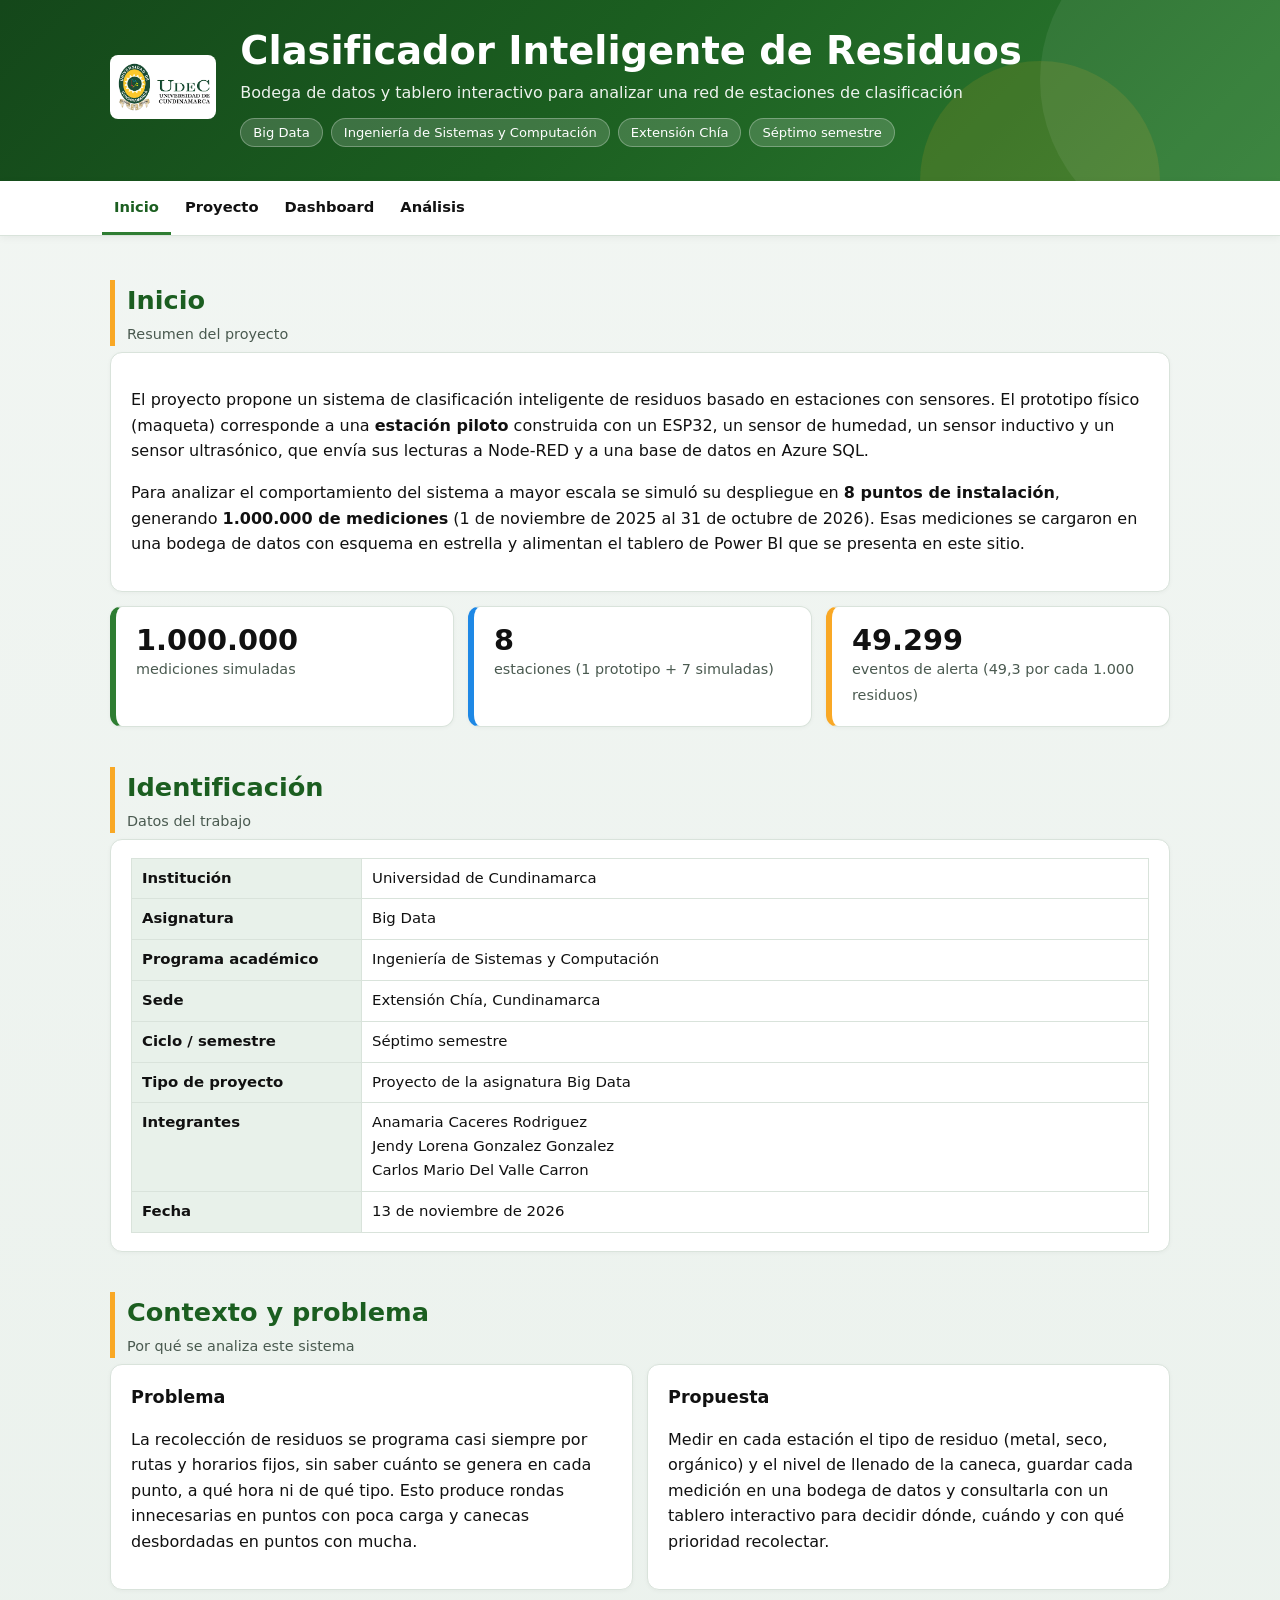
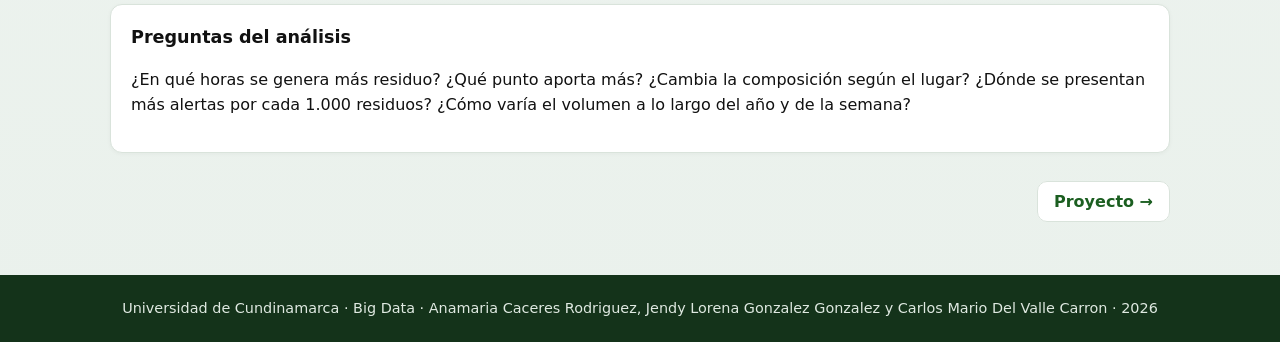
<file: index.html>
<!doctype html>
<html lang="es">
<head>
<meta charset="utf-8">
<meta name="viewport" content="width=device-width, initial-scale=1">
<title>Inicio | Clasificador Inteligente de Residuos</title>
<link rel="stylesheet" href="style.css">
</head>
<body>
<header class="top"><div class="hero"><img src="logo_udec.png" alt="Universidad de Cundinamarca"><div><h1>Clasificador Inteligente de Residuos</h1><p>Bodega de datos y tablero interactivo para analizar una red de estaciones de clasificación</p><div class="badges"><span>Big Data</span><span>Ingeniería de Sistemas y Computación</span><span>Extensión Chía</span><span>Séptimo semestre</span></div></div></div></header>
<nav class="menu" aria-label="Menú principal"><ul><li><a href="index.html" class="act">Inicio</a></li><li><a href="proyecto.html">Proyecto</a></li><li><a href="dashboard.html">Dashboard</a></li><li><a href="analisis.html">Análisis</a></li></ul></nav>
<main>
<section id="resumen">
  <h2>Inicio<small>Resumen del proyecto</small></h2>
  <div class="card">
    <p>El proyecto propone un sistema de clasificación inteligente de residuos basado en estaciones con sensores. El prototipo físico (maqueta) corresponde a una <b>estación piloto</b> construida con un ESP32, un sensor de humedad, un sensor inductivo y un sensor ultrasónico, que envía sus lecturas a Node-RED y a una base de datos en Azure SQL.</p>
    <p>Para analizar el comportamiento del sistema a mayor escala se simuló su despliegue en <b>8 puntos de instalación</b>, generando <b>1.000.000 de mediciones</b> (1 de noviembre de 2025 al 31 de octubre de 2026). Esas mediciones se cargaron en una bodega de datos con esquema en estrella y alimentan el tablero de Power BI que se presenta en este sitio.</p>
  </div>
  <div class="grid g3" style="margin-top:14px">
    <div class="card kpi"><b>1.000.000</b><span>mediciones simuladas</span></div>
    <div class="card kpi" style="border-left-color:var(--azul)"><b>8</b><span>estaciones (1 prototipo + 7 simuladas)</span></div>
    <div class="card kpi" style="border-left-color:var(--amar)"><b>49.299</b><span>eventos de alerta (49,3 por cada 1.000 residuos)</span></div>
  </div>
</section><section id="identificacion">
  <h2>Identificación<small>Datos del trabajo</small></h2>
  <div class="card tablewrap">
    <table>
      <tr><th style="width:230px">Institución</th><td>Universidad de Cundinamarca</td></tr>
      <tr><th>Asignatura</th><td>Big Data</td></tr>
      <tr><th>Programa académico</th><td>Ingeniería de Sistemas y Computación</td></tr>
      <tr><th>Sede</th><td>Extensión Chía, Cundinamarca</td></tr>
      <tr><th>Ciclo / semestre</th><td>Séptimo semestre</td></tr>
      <tr><th>Tipo de proyecto</th><td>Proyecto de la asignatura Big Data</td></tr>
      <tr><th>Integrantes</th><td>Anamaria Caceres Rodriguez<br>Jendy Lorena Gonzalez Gonzalez<br>Carlos Mario Del Valle Carron</td></tr>
      <tr><th>Fecha</th><td>13 de noviembre de 2026</td></tr>
    </table>
  </div>
</section><section id="contexto">
  <h2>Contexto y problema<small>Por qué se analiza este sistema</small></h2>
  <div class="grid g2">
    <div class="card">
      <h3>Problema</h3>
      <p>La recolección de residuos se programa casi siempre por rutas y horarios fijos, sin saber cuánto se genera en cada punto, a qué hora ni de qué tipo. Esto produce rondas innecesarias en puntos con poca carga y canecas desbordadas en puntos con mucha.</p>
    </div>
    <div class="card">
      <h3>Propuesta</h3>
      <p>Medir en cada estación el tipo de residuo (metal, seco, orgánico) y el nivel de llenado de la caneca, guardar cada medición en una bodega de datos y consultarla con un tablero interactivo para decidir dónde, cuándo y con qué prioridad recolectar.</p>
    </div>
  </div>
  <div class="card" style="margin-top:14px">
    <h3>Preguntas del análisis</h3>
    <p>¿En qué horas se genera más residuo? ¿Qué punto aporta más? ¿Cambia la composición según el lugar? ¿Dónde se presentan más alertas por cada 1.000 residuos? ¿Cómo varía el volumen a lo largo del año y de la semana?</p>
  </div>
</section>
<div class="pager"><span></span><span><a href="proyecto.html">Proyecto →</a></span></div>
</main>
<footer>Universidad de Cundinamarca · Big Data · Anamaria Caceres Rodriguez, Jendy Lorena Gonzalez Gonzalez y Carlos Mario Del Valle Carron · 2026</footer>
</body>
</html>
</file>
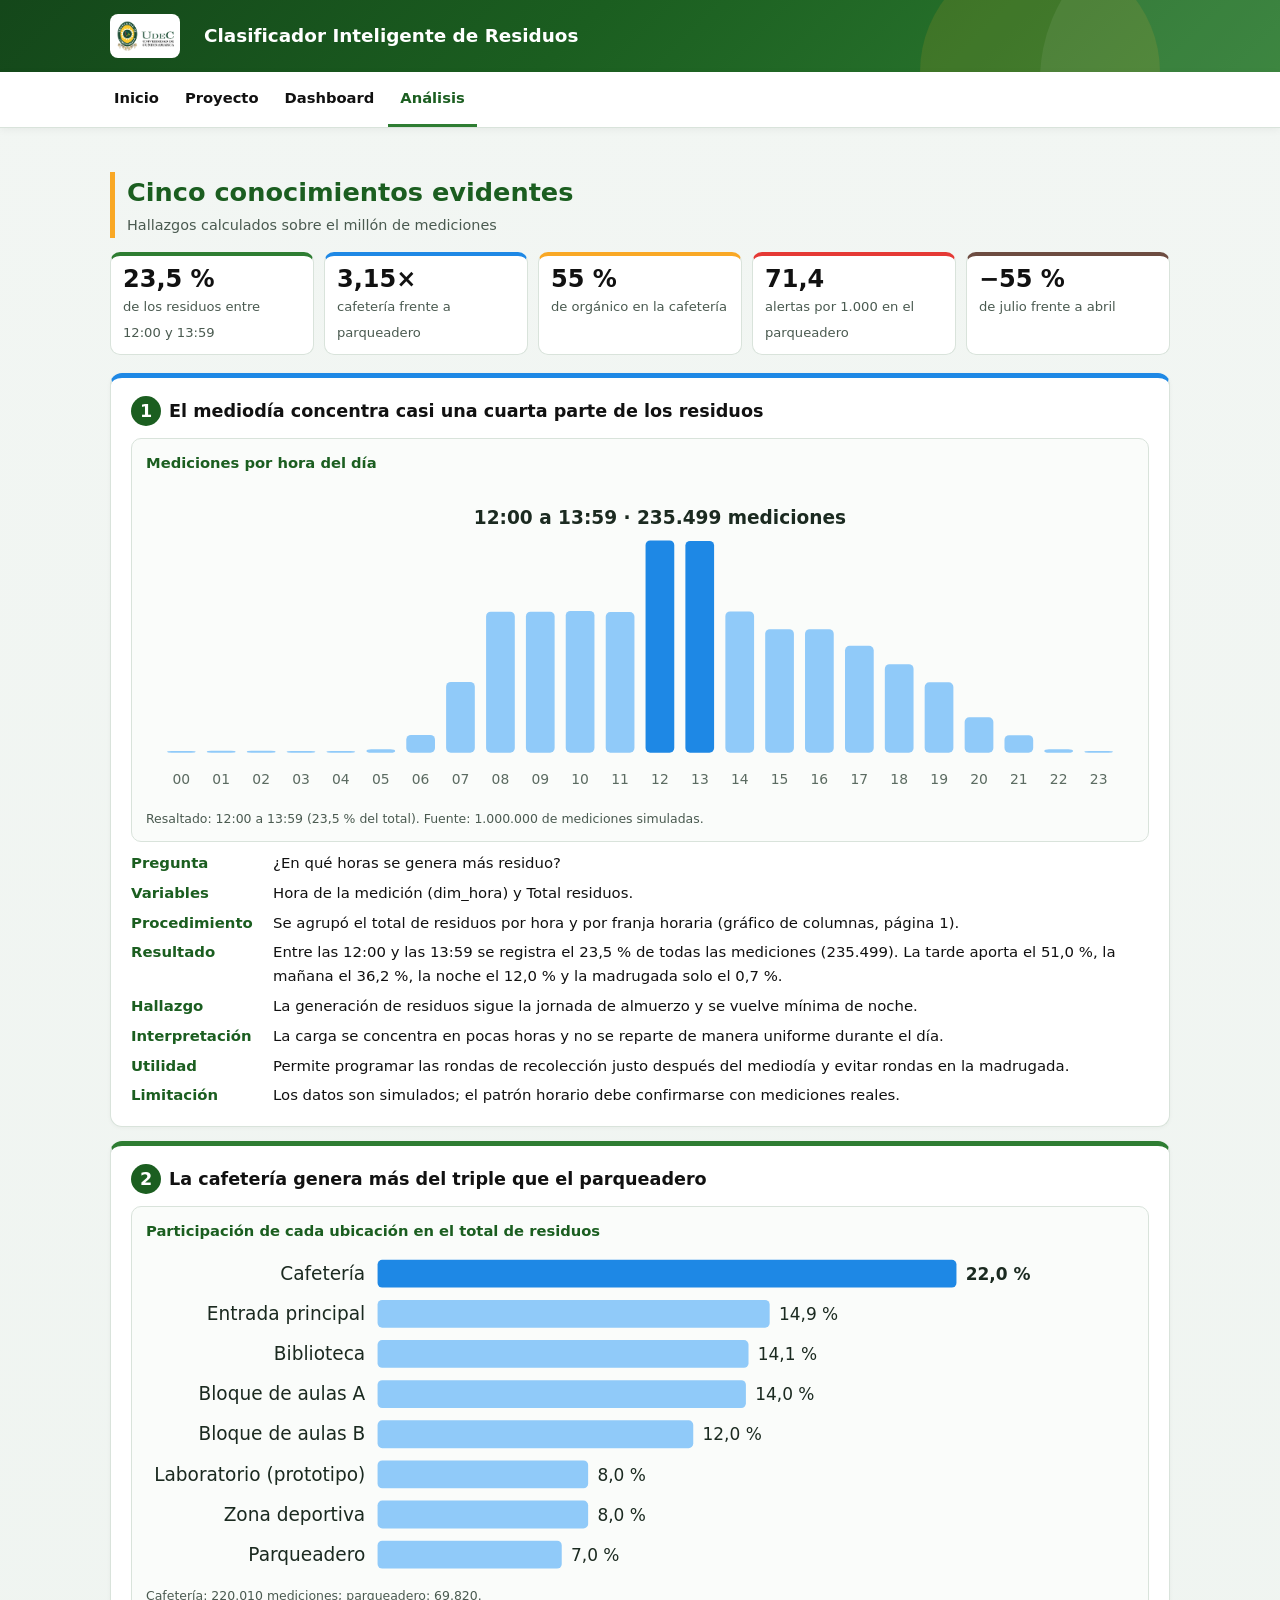
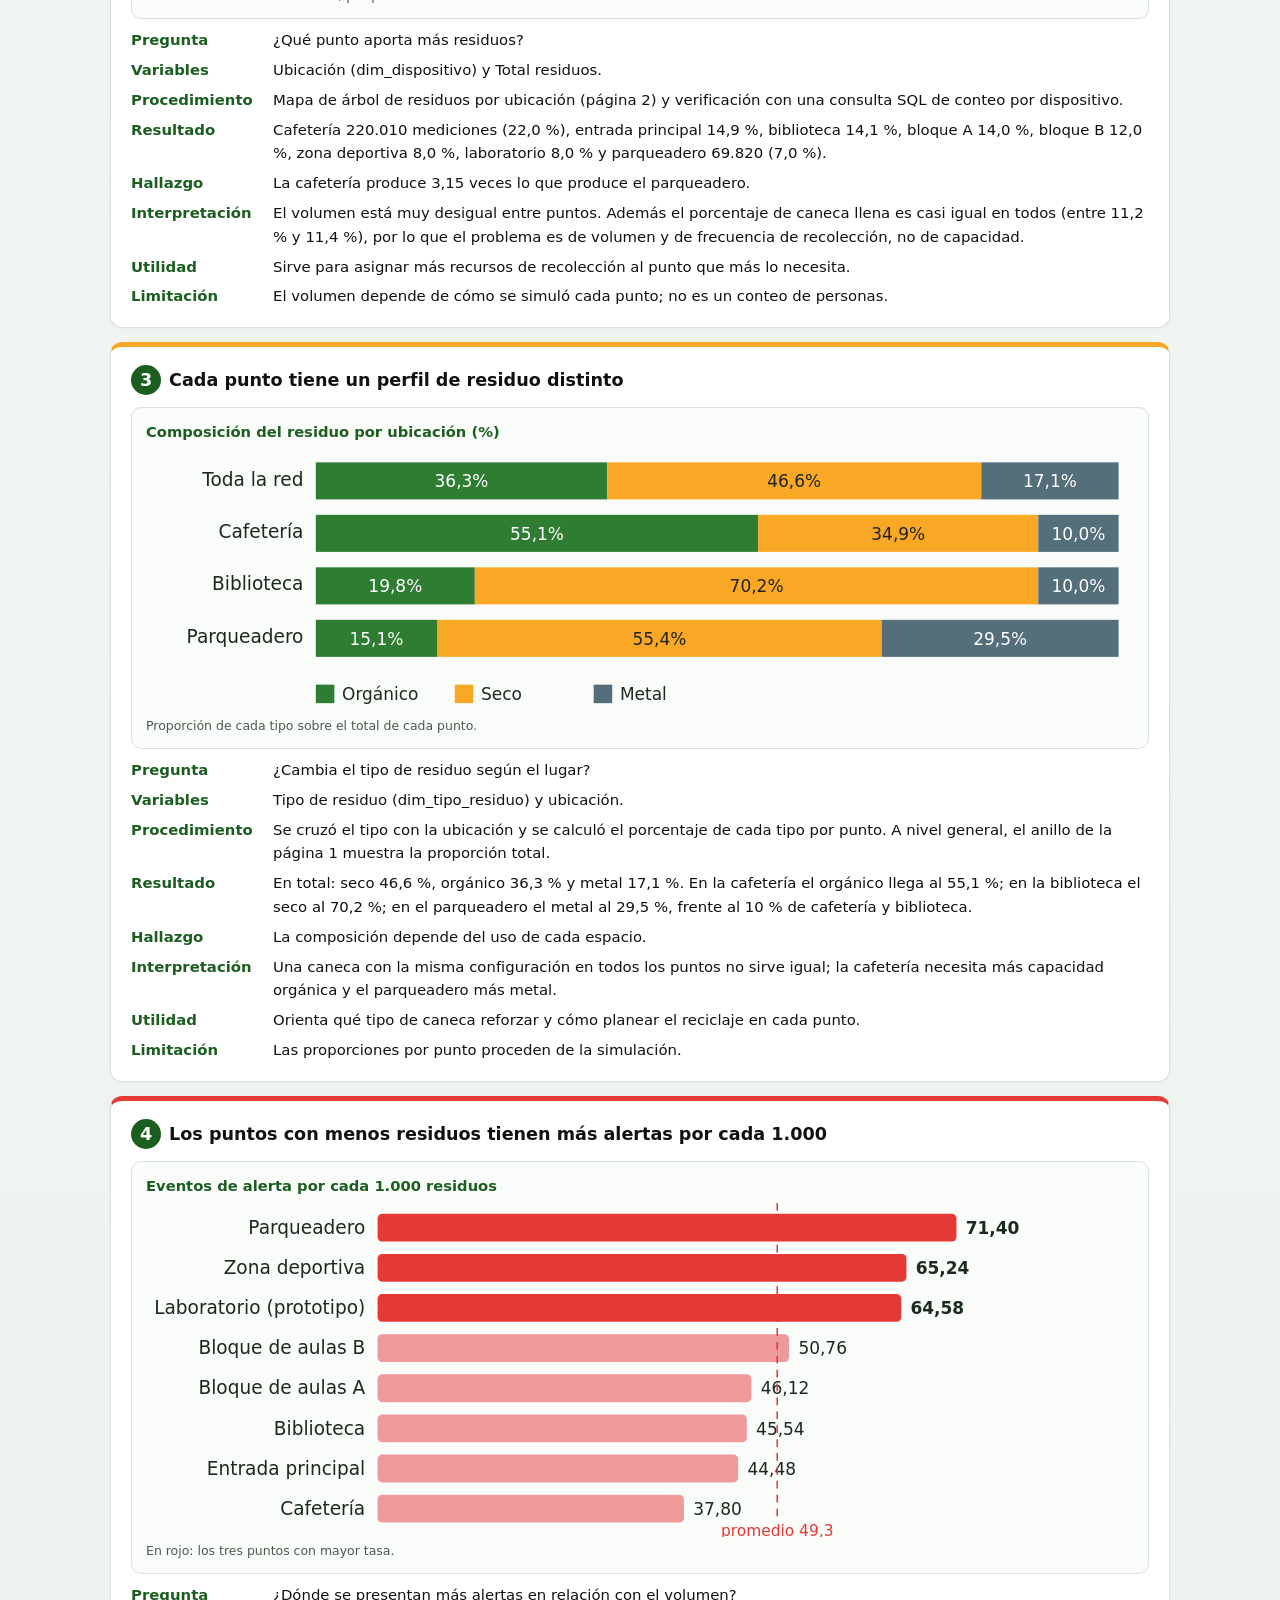
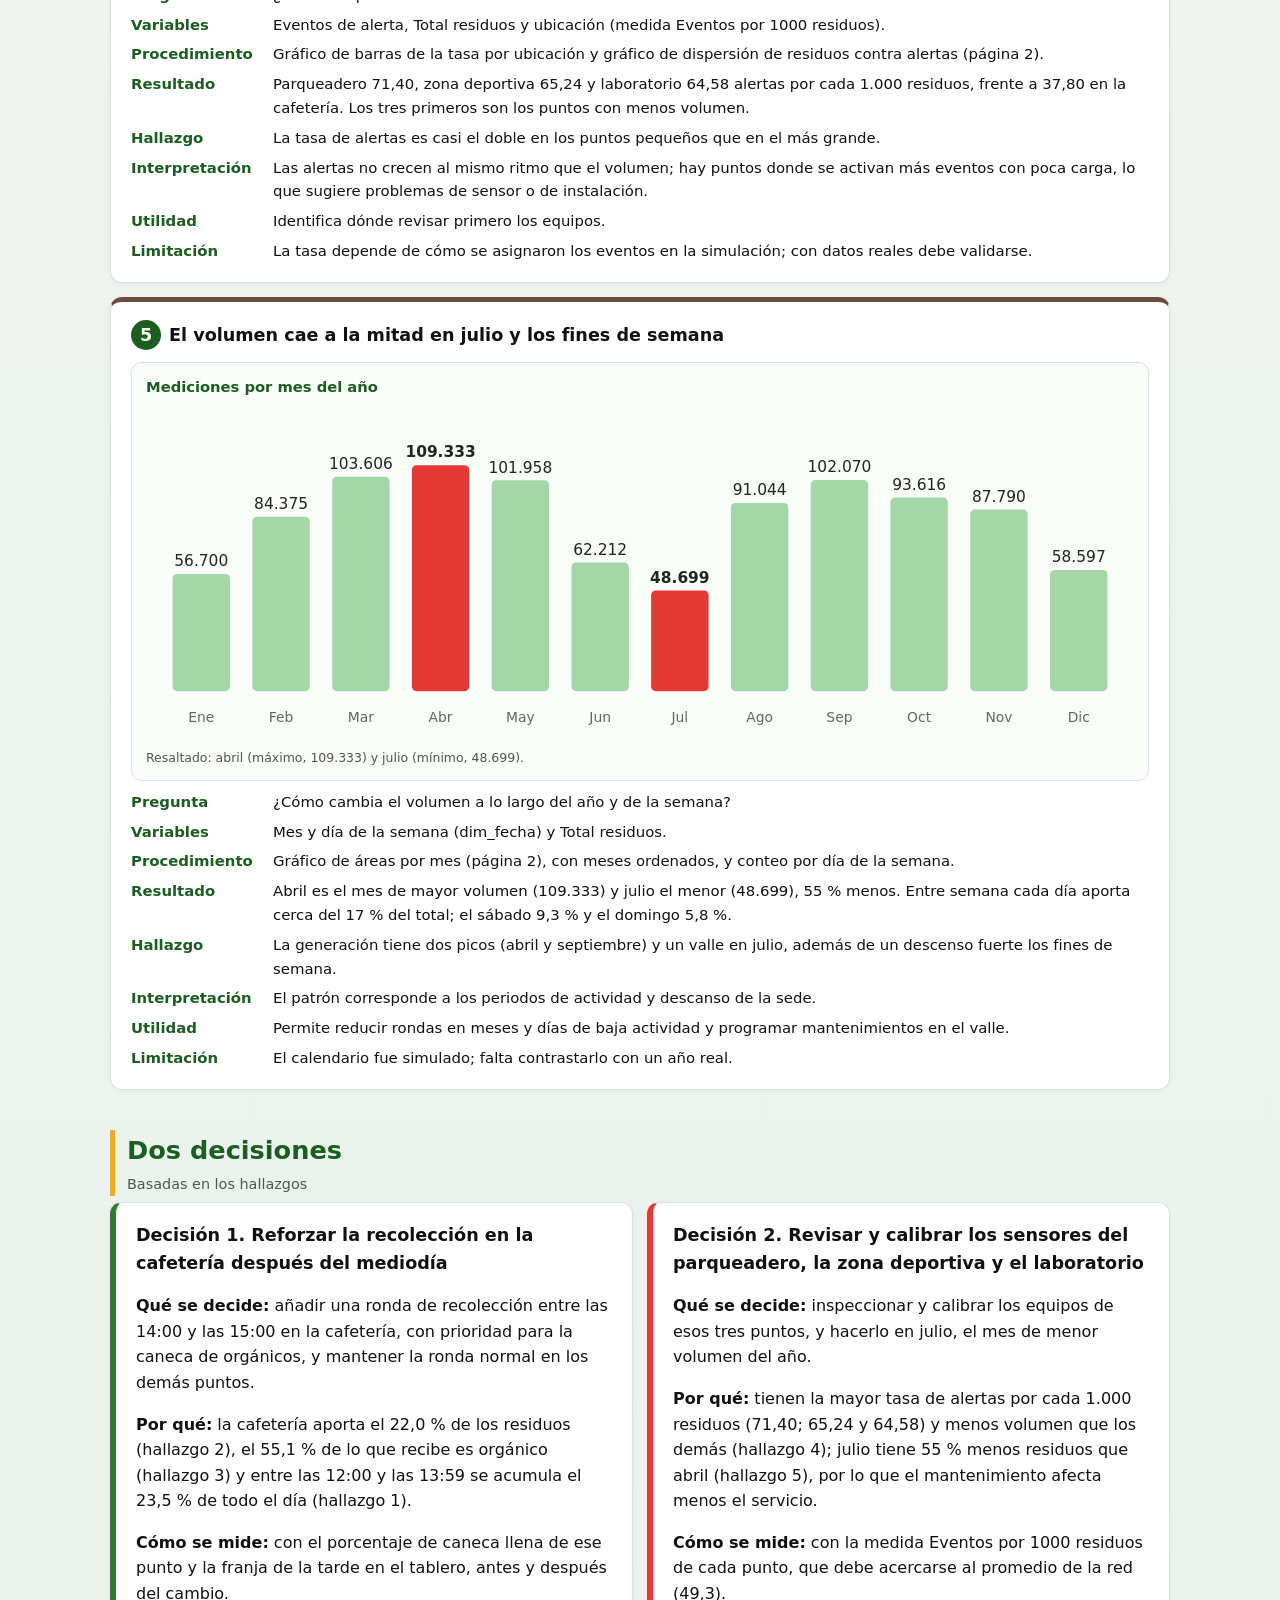
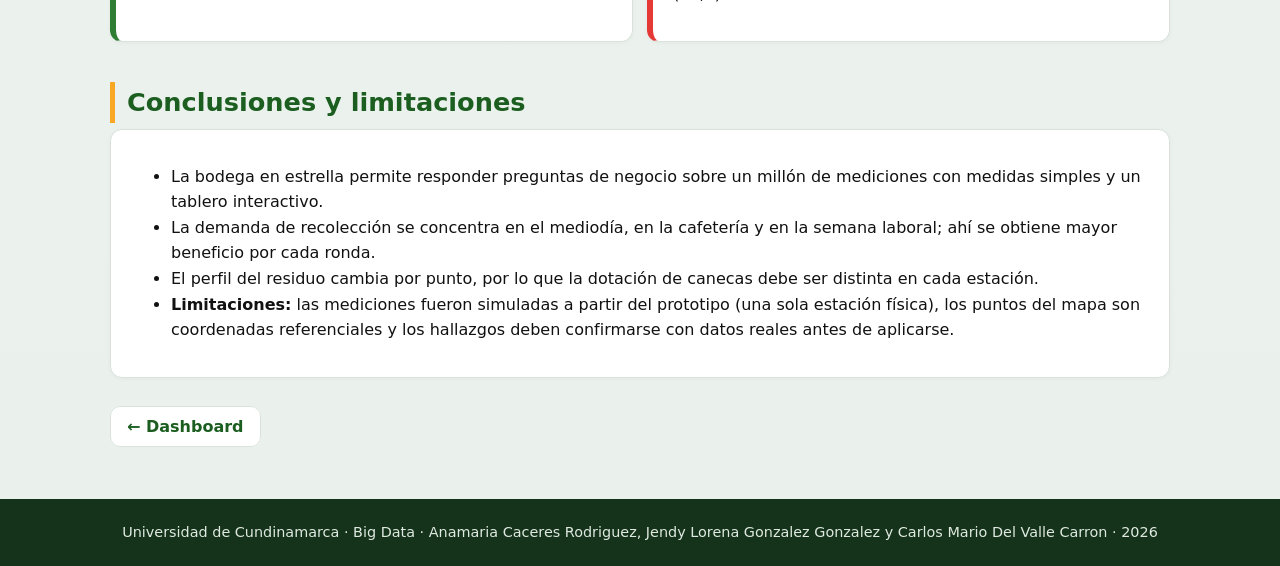
<file: analisis.html>
<!doctype html>
<html lang="es">
<head>
<meta charset="utf-8">
<meta name="viewport" content="width=device-width, initial-scale=1">
<title>Análisis | Clasificador Inteligente de Residuos</title>
<link rel="stylesheet" href="style.css">
</head>
<body>
<header class="top mini"><div class="hero"><img src="logo_udec.png" alt="Universidad de Cundinamarca"><div><h1>Clasificador Inteligente de Residuos</h1></div></div></header>
<nav class="menu" aria-label="Menú principal"><ul><li><a href="index.html">Inicio</a></li><li><a href="proyecto.html">Proyecto</a></li><li><a href="dashboard.html">Dashboard</a></li><li><a href="analisis.html" class="act">Análisis</a></li></ul></nav>
<main>
<section id="conocimientos">
  <h2>Cinco conocimientos evidentes<small>Hallazgos calculados sobre el millón de mediciones</small></h2><div class="strip">
<a href="#c1"><b>23,5 %</b><span>de los residuos entre 12:00 y 13:59</span></a>
<a href="#c2"><b>3,15×</b><span>cafetería frente a parqueadero</span></a>
<a href="#c3"><b>55 %</b><span>de orgánico en la cafetería</span></a>
<a href="#c4"><b>71,4</b><span>alertas por 1.000 en el parqueadero</span></a>
<a href="#c5"><b>−55 %</b><span>de julio frente a abril</span></a>
</div>
  <div class="grid">

    <article class="card hallazgo">
      <h3><span class="num" id="c1">1</span>El mediodía concentra casi una cuarta parte de los residuos</h3>
      <figure class="chart"><figcaption>Mediciones por hora del día</figcaption><svg viewBox="0 0 640 210" role="img" style="width:100%;height:auto;display:block"><rect x="13.6" y="174.9" width="18.6" height="1.1" rx="3" fill="#90CAF9"/><text x="22.9" y="196" font-size="9" text-anchor="middle" fill="#5b6b61">00</text><rect x="39.4" y="174.8" width="18.6" height="1.2" rx="3" fill="#90CAF9"/><text x="48.7" y="196" font-size="9" text-anchor="middle" fill="#5b6b61">01</text><rect x="65.3" y="174.8" width="18.6" height="1.2" rx="3" fill="#90CAF9"/><text x="74.6" y="196" font-size="9" text-anchor="middle" fill="#5b6b61">02</text><rect x="91.1" y="174.9" width="18.6" height="1.1" rx="3" fill="#90CAF9"/><text x="100.4" y="196" font-size="9" text-anchor="middle" fill="#5b6b61">03</text><rect x="116.9" y="174.9" width="18.6" height="1.1" rx="3" fill="#90CAF9"/><text x="126.2" y="196" font-size="9" text-anchor="middle" fill="#5b6b61">04</text><rect x="142.8" y="173.7" width="18.6" height="2.3" rx="3" fill="#90CAF9"/><text x="152.1" y="196" font-size="9" text-anchor="middle" fill="#5b6b61">05</text><rect x="168.6" y="164.5" width="18.6" height="11.5" rx="3" fill="#90CAF9"/><text x="177.9" y="196" font-size="9" text-anchor="middle" fill="#5b6b61">06</text><rect x="194.4" y="130.2" width="18.6" height="45.8" rx="3" fill="#90CAF9"/><text x="203.8" y="196" font-size="9" text-anchor="middle" fill="#5b6b61">07</text><rect x="220.3" y="84.7" width="18.6" height="91.3" rx="3" fill="#90CAF9"/><text x="229.6" y="196" font-size="9" text-anchor="middle" fill="#5b6b61">08</text><rect x="246.1" y="84.7" width="18.6" height="91.3" rx="3" fill="#90CAF9"/><text x="255.4" y="196" font-size="9" text-anchor="middle" fill="#5b6b61">09</text><rect x="271.9" y="84.2" width="18.6" height="91.8" rx="3" fill="#90CAF9"/><text x="281.2" y="196" font-size="9" text-anchor="middle" fill="#5b6b61">10</text><rect x="297.8" y="84.9" width="18.6" height="91.1" rx="3" fill="#90CAF9"/><text x="307.1" y="196" font-size="9" text-anchor="middle" fill="#5b6b61">11</text><rect x="323.6" y="38.5" width="18.6" height="137.5" rx="3" fill="#1E88E5"/><text x="332.9" y="196" font-size="9" text-anchor="middle" fill="#5b6b61">12</text><rect x="349.4" y="38.8" width="18.6" height="137.2" rx="3" fill="#1E88E5"/><text x="358.8" y="196" font-size="9" text-anchor="middle" fill="#5b6b61">13</text><rect x="375.3" y="84.5" width="18.6" height="91.5" rx="3" fill="#90CAF9"/><text x="384.6" y="196" font-size="9" text-anchor="middle" fill="#5b6b61">14</text><rect x="401.1" y="96.0" width="18.6" height="80.0" rx="3" fill="#90CAF9"/><text x="410.4" y="196" font-size="9" text-anchor="middle" fill="#5b6b61">15</text><rect x="426.9" y="96.0" width="18.6" height="80.0" rx="3" fill="#90CAF9"/><text x="436.2" y="196" font-size="9" text-anchor="middle" fill="#5b6b61">16</text><rect x="452.8" y="106.8" width="18.6" height="69.2" rx="3" fill="#90CAF9"/><text x="462.1" y="196" font-size="9" text-anchor="middle" fill="#5b6b61">17</text><rect x="478.6" y="118.7" width="18.6" height="57.3" rx="3" fill="#90CAF9"/><text x="487.9" y="196" font-size="9" text-anchor="middle" fill="#5b6b61">18</text><rect x="504.4" y="130.4" width="18.6" height="45.6" rx="3" fill="#90CAF9"/><text x="513.8" y="196" font-size="9" text-anchor="middle" fill="#5b6b61">19</text><rect x="530.3" y="153.1" width="18.6" height="22.9" rx="3" fill="#90CAF9"/><text x="539.6" y="196" font-size="9" text-anchor="middle" fill="#5b6b61">20</text><rect x="556.1" y="164.7" width="18.6" height="11.3" rx="3" fill="#90CAF9"/><text x="565.4" y="196" font-size="9" text-anchor="middle" fill="#5b6b61">21</text><rect x="581.9" y="173.7" width="18.6" height="2.3" rx="3" fill="#90CAF9"/><text x="591.2" y="196" font-size="9" text-anchor="middle" fill="#5b6b61">22</text><rect x="607.8" y="174.9" width="18.6" height="1.1" rx="3" fill="#90CAF9"/><text x="617.1" y="196" font-size="9" text-anchor="middle" fill="#5b6b61">23</text><text x="332.9" y="28" font-size="12" text-anchor="middle" fill="#1b2a20" font-weight="700">12:00 a 13:59 · 235.499 mediciones</text></svg><p class="src">Resaltado: 12:00 a 13:59 (23,5 % del total). Fuente: 1.000.000 de mediciones simuladas.</p></figure><dl>
        <dt>Pregunta</dt><dd>¿En qué horas se genera más residuo?</dd>
        <dt>Variables</dt><dd>Hora de la medición (dim_hora) y Total residuos.</dd>
        <dt>Procedimiento</dt><dd>Se agrupó el total de residuos por hora y por franja horaria (gráfico de columnas, página 1).</dd>
        <dt>Resultado</dt><dd>Entre las 12:00 y las 13:59 se registra el 23,5 % de todas las mediciones (235.499). La tarde aporta el 51,0 %, la mañana el 36,2 %, la noche el 12,0 % y la madrugada solo el 0,7 %.</dd>
        <dt>Hallazgo</dt><dd>La generación de residuos sigue la jornada de almuerzo y se vuelve mínima de noche.</dd>
        <dt>Interpretación</dt><dd>La carga se concentra en pocas horas y no se reparte de manera uniforme durante el día.</dd>
        <dt>Utilidad</dt><dd>Permite programar las rondas de recolección justo después del mediodía y evitar rondas en la madrugada.</dd>
        <dt>Limitación</dt><dd>Los datos son simulados; el patrón horario debe confirmarse con mediciones reales.</dd>
      </dl>
    </article>

    <article class="card hallazgo">
      <h3><span class="num" id="c2">2</span>La cafetería genera más del triple que el parqueadero</h3>
      <figure class="chart"><figcaption>Participación de cada ubicación en el total de residuos</figcaption><svg viewBox="0 0 640 216" role="img" style="width:100%;height:auto;display:block"><text x="142" y="20" font-size="12" text-anchor="end" fill="#1b2a20">Cafetería</text><rect x="150" y="7" width="375.0" height="18" rx="3" fill="#1E88E5"/><text x="531.0" y="20" font-size="11" fill="#1b2a20" font-weight="700">22,0 %</text><text x="142" y="46" font-size="12" text-anchor="end" fill="#1b2a20">Entrada principal</text><rect x="150" y="33" width="254.0" height="18" rx="3" fill="#90CAF9"/><text x="410.0" y="46" font-size="11" fill="#1b2a20" font-weight="400">14,9 %</text><text x="142" y="72" font-size="12" text-anchor="end" fill="#1b2a20">Biblioteca</text><rect x="150" y="59" width="240.3" height="18" rx="3" fill="#90CAF9"/><text x="396.3" y="72" font-size="11" fill="#1b2a20" font-weight="400">14,1 %</text><text x="142" y="98" font-size="12" text-anchor="end" fill="#1b2a20">Bloque de aulas A</text><rect x="150" y="85" width="238.6" height="18" rx="3" fill="#90CAF9"/><text x="394.6" y="98" font-size="11" fill="#1b2a20" font-weight="400">14,0 %</text><text x="142" y="124" font-size="12" text-anchor="end" fill="#1b2a20">Bloque de aulas B</text><rect x="150" y="111" width="204.5" height="18" rx="3" fill="#90CAF9"/><text x="360.5" y="124" font-size="11" fill="#1b2a20" font-weight="400">12,0 %</text><text x="142" y="150" font-size="12" text-anchor="end" fill="#1b2a20">Laboratorio (prototipo)</text><rect x="150" y="137" width="136.4" height="18" rx="3" fill="#90CAF9"/><text x="292.4" y="150" font-size="11" fill="#1b2a20" font-weight="400">8,0 %</text><text x="142" y="176" font-size="12" text-anchor="end" fill="#1b2a20">Zona deportiva</text><rect x="150" y="163" width="136.4" height="18" rx="3" fill="#90CAF9"/><text x="292.4" y="176" font-size="11" fill="#1b2a20" font-weight="400">8,0 %</text><text x="142" y="202" font-size="12" text-anchor="end" fill="#1b2a20">Parqueadero</text><rect x="150" y="189" width="119.3" height="18" rx="3" fill="#90CAF9"/><text x="275.3" y="202" font-size="11" fill="#1b2a20" font-weight="400">7,0 %</text></svg><p class="src">Cafetería: 220.010 mediciones; parqueadero: 69.820.</p></figure><dl>
        <dt>Pregunta</dt><dd>¿Qué punto aporta más residuos?</dd>
        <dt>Variables</dt><dd>Ubicación (dim_dispositivo) y Total residuos.</dd>
        <dt>Procedimiento</dt><dd>Mapa de árbol de residuos por ubicación (página 2) y verificación con una consulta SQL de conteo por dispositivo.</dd>
        <dt>Resultado</dt><dd>Cafetería 220.010 mediciones (22,0 %), entrada principal 14,9 %, biblioteca 14,1 %, bloque A 14,0 %, bloque B 12,0 %, zona deportiva 8,0 %, laboratorio 8,0 % y parqueadero 69.820 (7,0 %).</dd>
        <dt>Hallazgo</dt><dd>La cafetería produce 3,15 veces lo que produce el parqueadero.</dd>
        <dt>Interpretación</dt><dd>El volumen está muy desigual entre puntos. Además el porcentaje de caneca llena es casi igual en todos (entre 11,2 % y 11,4 %), por lo que el problema es de volumen y de frecuencia de recolección, no de capacidad.</dd>
        <dt>Utilidad</dt><dd>Sirve para asignar más recursos de recolección al punto que más lo necesita.</dd>
        <dt>Limitación</dt><dd>El volumen depende de cómo se simuló cada punto; no es un conteo de personas.</dd>
      </dl>
    </article>

    <article class="card hallazgo">
      <h3><span class="num" id="c3">3</span>Cada punto tiene un perfil de residuo distinto</h3>
      <figure class="chart"><figcaption>Composición del residuo por ubicación (%)</figcaption><svg viewBox="0 0 640 170" role="img" style="width:100%;height:auto;display:block"><text x="102" y="23" font-size="12" text-anchor="end" fill="#1b2a20">Toda la red</text><rect x="110.0" y="8" width="188.8" height="24" fill="#2E7D32"/><text x="204.4" y="24" font-size="11" text-anchor="middle" fill="#fff">36,3%</text><rect x="298.8" y="8" width="242.3" height="24" fill="#F9A825"/><text x="419.9" y="24" font-size="11" text-anchor="middle" fill="#222">46,6%</text><rect x="541.1" y="8" width="88.9" height="24" fill="#546E7A"/><text x="585.5" y="24" font-size="11" text-anchor="middle" fill="#fff">17,1%</text><text x="102" y="57" font-size="12" text-anchor="end" fill="#1b2a20">Cafetería</text><rect x="110.0" y="42" width="286.5" height="24" fill="#2E7D32"/><text x="253.3" y="58" font-size="11" text-anchor="middle" fill="#fff">55,1%</text><rect x="396.5" y="42" width="181.5" height="24" fill="#F9A825"/><text x="487.3" y="58" font-size="11" text-anchor="middle" fill="#222">34,9%</text><rect x="578.0" y="42" width="52.0" height="24" fill="#546E7A"/><text x="604.0" y="58" font-size="11" text-anchor="middle" fill="#fff">10,0%</text><text x="102" y="91" font-size="12" text-anchor="end" fill="#1b2a20">Biblioteca</text><rect x="110.0" y="76" width="103.0" height="24" fill="#2E7D32"/><text x="161.5" y="92" font-size="11" text-anchor="middle" fill="#fff">19,8%</text><rect x="213.0" y="76" width="365.0" height="24" fill="#F9A825"/><text x="395.5" y="92" font-size="11" text-anchor="middle" fill="#222">70,2%</text><rect x="578.0" y="76" width="52.0" height="24" fill="#546E7A"/><text x="604.0" y="92" font-size="11" text-anchor="middle" fill="#fff">10,0%</text><text x="102" y="125" font-size="12" text-anchor="end" fill="#1b2a20">Parqueadero</text><rect x="110.0" y="110" width="78.5" height="24" fill="#2E7D32"/><text x="149.3" y="126" font-size="11" text-anchor="middle" fill="#fff">15,1%</text><rect x="188.5" y="110" width="288.1" height="24" fill="#F9A825"/><text x="332.6" y="126" font-size="11" text-anchor="middle" fill="#222">55,4%</text><rect x="476.6" y="110" width="153.4" height="24" fill="#546E7A"/><text x="553.3" y="126" font-size="11" text-anchor="middle" fill="#fff">29,5%</text><rect x="110" y="152" width="12" height="12" fill="#2E7D32"/><text x="127" y="162" font-size="11" fill="#1b2a20">Orgánico</text><rect x="200" y="152" width="12" height="12" fill="#F9A825"/><text x="217" y="162" font-size="11" fill="#1b2a20">Seco</text><rect x="290" y="152" width="12" height="12" fill="#546E7A"/><text x="307" y="162" font-size="11" fill="#1b2a20">Metal</text></svg><p class="src">Proporción de cada tipo sobre el total de cada punto.</p></figure><dl>
        <dt>Pregunta</dt><dd>¿Cambia el tipo de residuo según el lugar?</dd>
        <dt>Variables</dt><dd>Tipo de residuo (dim_tipo_residuo) y ubicación.</dd>
        <dt>Procedimiento</dt><dd>Se cruzó el tipo con la ubicación y se calculó el porcentaje de cada tipo por punto. A nivel general, el anillo de la página 1 muestra la proporción total.</dd>
        <dt>Resultado</dt><dd>En total: seco 46,6 %, orgánico 36,3 % y metal 17,1 %. En la cafetería el orgánico llega al 55,1 %; en la biblioteca el seco al 70,2 %; en el parqueadero el metal al 29,5 %, frente al 10 % de cafetería y biblioteca.</dd>
        <dt>Hallazgo</dt><dd>La composición depende del uso de cada espacio.</dd>
        <dt>Interpretación</dt><dd>Una caneca con la misma configuración en todos los puntos no sirve igual; la cafetería necesita más capacidad orgánica y el parqueadero más metal.</dd>
        <dt>Utilidad</dt><dd>Orienta qué tipo de caneca reforzar y cómo planear el reciclaje en cada punto.</dd>
        <dt>Limitación</dt><dd>Las proporciones por punto proceden de la simulación.</dd>
      </dl>
    </article>

    <article class="card hallazgo">
      <h3><span class="num" id="c4">4</span>Los puntos con menos residuos tienen más alertas por cada 1.000</h3>
      <figure class="chart"><figcaption>Eventos de alerta por cada 1.000 residuos</figcaption><svg viewBox="0 0 640 216" role="img" style="width:100%;height:auto;display:block"><text x="142" y="20" font-size="12" text-anchor="end" fill="#1b2a20">Parqueadero</text><rect x="150" y="7" width="375.0" height="18" rx="3" fill="#E53935"/><text x="531.0" y="20" font-size="11" fill="#1b2a20" font-weight="700">71,40</text><text x="142" y="46" font-size="12" text-anchor="end" fill="#1b2a20">Zona deportiva</text><rect x="150" y="33" width="342.6" height="18" rx="3" fill="#E53935"/><text x="498.6" y="46" font-size="11" fill="#1b2a20" font-weight="700">65,24</text><text x="142" y="72" font-size="12" text-anchor="end" fill="#1b2a20">Laboratorio (prototipo)</text><rect x="150" y="59" width="339.2" height="18" rx="3" fill="#E53935"/><text x="495.2" y="72" font-size="11" fill="#1b2a20" font-weight="700">64,58</text><text x="142" y="98" font-size="12" text-anchor="end" fill="#1b2a20">Bloque de aulas B</text><rect x="150" y="85" width="266.6" height="18" rx="3" fill="#EF9A9A"/><text x="422.6" y="98" font-size="11" fill="#1b2a20" font-weight="400">50,76</text><text x="142" y="124" font-size="12" text-anchor="end" fill="#1b2a20">Bloque de aulas A</text><rect x="150" y="111" width="242.2" height="18" rx="3" fill="#EF9A9A"/><text x="398.2" y="124" font-size="11" fill="#1b2a20" font-weight="400">46,12</text><text x="142" y="150" font-size="12" text-anchor="end" fill="#1b2a20">Biblioteca</text><rect x="150" y="137" width="239.2" height="18" rx="3" fill="#EF9A9A"/><text x="395.2" y="150" font-size="11" fill="#1b2a20" font-weight="400">45,54</text><text x="142" y="176" font-size="12" text-anchor="end" fill="#1b2a20">Entrada principal</text><rect x="150" y="163" width="233.6" height="18" rx="3" fill="#EF9A9A"/><text x="389.6" y="176" font-size="11" fill="#1b2a20" font-weight="400">44,48</text><text x="142" y="202" font-size="12" text-anchor="end" fill="#1b2a20">Cafetería</text><rect x="150" y="189" width="198.5" height="18" rx="3" fill="#EF9A9A"/><text x="354.5" y="202" font-size="11" fill="#1b2a20" font-weight="400">37,80</text><line x1="408.9" x2="408.9" y1="0" y2="206" stroke="#E53935" stroke-dasharray="5 4"/><text x="408.9" y="216" font-size="10" fill="#E53935" text-anchor="middle">promedio 49,3</text></svg><p class="src">En rojo: los tres puntos con mayor tasa.</p></figure><dl>
        <dt>Pregunta</dt><dd>¿Dónde se presentan más alertas en relación con el volumen?</dd>
        <dt>Variables</dt><dd>Eventos de alerta, Total residuos y ubicación (medida Eventos por 1000 residuos).</dd>
        <dt>Procedimiento</dt><dd>Gráfico de barras de la tasa por ubicación y gráfico de dispersión de residuos contra alertas (página 2).</dd>
        <dt>Resultado</dt><dd>Parqueadero 71,40, zona deportiva 65,24 y laboratorio 64,58 alertas por cada 1.000 residuos, frente a 37,80 en la cafetería. Los tres primeros son los puntos con menos volumen.</dd>
        <dt>Hallazgo</dt><dd>La tasa de alertas es casi el doble en los puntos pequeños que en el más grande.</dd>
        <dt>Interpretación</dt><dd>Las alertas no crecen al mismo ritmo que el volumen; hay puntos donde se activan más eventos con poca carga, lo que sugiere problemas de sensor o de instalación.</dd>
        <dt>Utilidad</dt><dd>Identifica dónde revisar primero los equipos.</dd>
        <dt>Limitación</dt><dd>La tasa depende de cómo se asignaron los eventos en la simulación; con datos reales debe validarse.</dd>
      </dl>
    </article>

    <article class="card hallazgo">
      <h3><span class="num" id="c5">5</span>El volumen cae a la mitad en julio y los fines de semana</h3>
      <figure class="chart"><figcaption>Mediciones por mes del año</figcaption><svg viewBox="0 0 640 220" role="img" style="width:100%;height:auto;display:block"><rect x="17.2" y="110.1" width="37.2" height="75.9" rx="3" fill="#A5D6A7"/><text x="35.8" y="105.1" font-size="10" text-anchor="middle" fill="#1b2a20" font-weight="400">56.700</text><text x="35.8" y="206" font-size="9" text-anchor="middle" fill="#5b6b61">Ene</text><rect x="68.9" y="73.0" width="37.2" height="113.0" rx="3" fill="#A5D6A7"/><text x="87.5" y="68.0" font-size="10" text-anchor="middle" fill="#1b2a20" font-weight="400">84.375</text><text x="87.5" y="206" font-size="9" text-anchor="middle" fill="#5b6b61">Feb</text><rect x="120.6" y="47.2" width="37.2" height="138.8" rx="3" fill="#A5D6A7"/><text x="139.2" y="42.2" font-size="10" text-anchor="middle" fill="#1b2a20" font-weight="400">103.606</text><text x="139.2" y="206" font-size="9" text-anchor="middle" fill="#5b6b61">Mar</text><rect x="172.2" y="39.6" width="37.2" height="146.4" rx="3" fill="#E53935"/><text x="190.8" y="34.6" font-size="10" text-anchor="middle" fill="#1b2a20" font-weight="700">109.333</text><text x="190.8" y="206" font-size="9" text-anchor="middle" fill="#5b6b61">Abr</text><rect x="223.9" y="49.4" width="37.2" height="136.6" rx="3" fill="#A5D6A7"/><text x="242.5" y="44.4" font-size="10" text-anchor="middle" fill="#1b2a20" font-weight="400">101.958</text><text x="242.5" y="206" font-size="9" text-anchor="middle" fill="#5b6b61">May</text><rect x="275.6" y="102.7" width="37.2" height="83.3" rx="3" fill="#A5D6A7"/><text x="294.2" y="97.7" font-size="10" text-anchor="middle" fill="#1b2a20" font-weight="400">62.212</text><text x="294.2" y="206" font-size="9" text-anchor="middle" fill="#5b6b61">Jun</text><rect x="327.2" y="120.8" width="37.2" height="65.2" rx="3" fill="#E53935"/><text x="345.8" y="115.8" font-size="10" text-anchor="middle" fill="#1b2a20" font-weight="700">48.699</text><text x="345.8" y="206" font-size="9" text-anchor="middle" fill="#5b6b61">Jul</text><rect x="378.9" y="64.1" width="37.2" height="121.9" rx="3" fill="#A5D6A7"/><text x="397.5" y="59.1" font-size="10" text-anchor="middle" fill="#1b2a20" font-weight="400">91.044</text><text x="397.5" y="206" font-size="9" text-anchor="middle" fill="#5b6b61">Ago</text><rect x="430.6" y="49.3" width="37.2" height="136.7" rx="3" fill="#A5D6A7"/><text x="449.2" y="44.3" font-size="10" text-anchor="middle" fill="#1b2a20" font-weight="400">102.070</text><text x="449.2" y="206" font-size="9" text-anchor="middle" fill="#5b6b61">Sep</text><rect x="482.2" y="60.6" width="37.2" height="125.4" rx="3" fill="#A5D6A7"/><text x="500.8" y="55.6" font-size="10" text-anchor="middle" fill="#1b2a20" font-weight="400">93.616</text><text x="500.8" y="206" font-size="9" text-anchor="middle" fill="#5b6b61">Oct</text><rect x="533.9" y="68.4" width="37.2" height="117.6" rx="3" fill="#A5D6A7"/><text x="552.5" y="63.4" font-size="10" text-anchor="middle" fill="#1b2a20" font-weight="400">87.790</text><text x="552.5" y="206" font-size="9" text-anchor="middle" fill="#5b6b61">Nov</text><rect x="585.6" y="107.5" width="37.2" height="78.5" rx="3" fill="#A5D6A7"/><text x="604.2" y="102.5" font-size="10" text-anchor="middle" fill="#1b2a20" font-weight="400">58.597</text><text x="604.2" y="206" font-size="9" text-anchor="middle" fill="#5b6b61">Dic</text></svg><p class="src">Resaltado: abril (máximo, 109.333) y julio (mínimo, 48.699).</p></figure><dl>
        <dt>Pregunta</dt><dd>¿Cómo cambia el volumen a lo largo del año y de la semana?</dd>
        <dt>Variables</dt><dd>Mes y día de la semana (dim_fecha) y Total residuos.</dd>
        <dt>Procedimiento</dt><dd>Gráfico de áreas por mes (página 2), con meses ordenados, y conteo por día de la semana.</dd>
        <dt>Resultado</dt><dd>Abril es el mes de mayor volumen (109.333) y julio el menor (48.699), 55 % menos. Entre semana cada día aporta cerca del 17 % del total; el sábado 9,3 % y el domingo 5,8 %.</dd>
        <dt>Hallazgo</dt><dd>La generación tiene dos picos (abril y septiembre) y un valle en julio, además de un descenso fuerte los fines de semana.</dd>
        <dt>Interpretación</dt><dd>El patrón corresponde a los periodos de actividad y descanso de la sede.</dd>
        <dt>Utilidad</dt><dd>Permite reducir rondas en meses y días de baja actividad y programar mantenimientos en el valle.</dd>
        <dt>Limitación</dt><dd>El calendario fue simulado; falta contrastarlo con un año real.</dd>
      </dl>
    </article>

  </div>
</section><section id="decisiones">
  <h2>Dos decisiones<small>Basadas en los hallazgos</small></h2>
  <div class="grid g2">
    <article class="card decision">
      <h3>Decisión 1. Reforzar la recolección en la cafetería después del mediodía</h3>
      <p><b>Qué se decide:</b> añadir una ronda de recolección entre las 14:00 y las 15:00 en la cafetería, con prioridad para la caneca de orgánicos, y mantener la ronda normal en los demás puntos.</p>
      <p><b>Por qué:</b> la cafetería aporta el 22,0 % de los residuos (hallazgo 2), el 55,1 % de lo que recibe es orgánico (hallazgo 3) y entre las 12:00 y las 13:59 se acumula el 23,5 % de todo el día (hallazgo 1).</p>
      <p><b>Cómo se mide:</b> con el porcentaje de caneca llena de ese punto y la franja de la tarde en el tablero, antes y después del cambio.</p>
    </article>
    <article class="card decision" style="border-left-color:var(--rojo)">
      <h3>Decisión 2. Revisar y calibrar los sensores del parqueadero, la zona deportiva y el laboratorio</h3>
      <p><b>Qué se decide:</b> inspeccionar y calibrar los equipos de esos tres puntos, y hacerlo en julio, el mes de menor volumen del año.</p>
      <p><b>Por qué:</b> tienen la mayor tasa de alertas por cada 1.000 residuos (71,40; 65,24 y 64,58) y menos volumen que los demás (hallazgo 4); julio tiene 55 % menos residuos que abril (hallazgo 5), por lo que el mantenimiento afecta menos el servicio.</p>
      <p><b>Cómo se mide:</b> con la medida Eventos por 1000 residuos de cada punto, que debe acercarse al promedio de la red (49,3).</p>
    </article>
  </div>
</section><section id="conclusiones">
  <h2>Conclusiones y limitaciones</h2>
  <div class="card">
    <ul>
      <li>La bodega en estrella permite responder preguntas de negocio sobre un millón de mediciones con medidas simples y un tablero interactivo.</li>
      <li>La demanda de recolección se concentra en el mediodía, en la cafetería y en la semana laboral; ahí se obtiene mayor beneficio por cada ronda.</li>
      <li>El perfil del residuo cambia por punto, por lo que la dotación de canecas debe ser distinta en cada estación.</li>
      <li><b>Limitaciones:</b> las mediciones fueron simuladas a partir del prototipo (una sola estación física), los puntos del mapa son coordenadas referenciales y los hallazgos deben confirmarse con datos reales antes de aplicarse.</li>
    </ul>
  </div>
</section>
<div class="pager"><span><a href="dashboard.html">← Dashboard</a></span><span></span></div>
</main>
<footer>Universidad de Cundinamarca · Big Data · Anamaria Caceres Rodriguez, Jendy Lorena Gonzalez Gonzalez y Carlos Mario Del Valle Carron · 2026</footer>
</body>
</html>
</file>
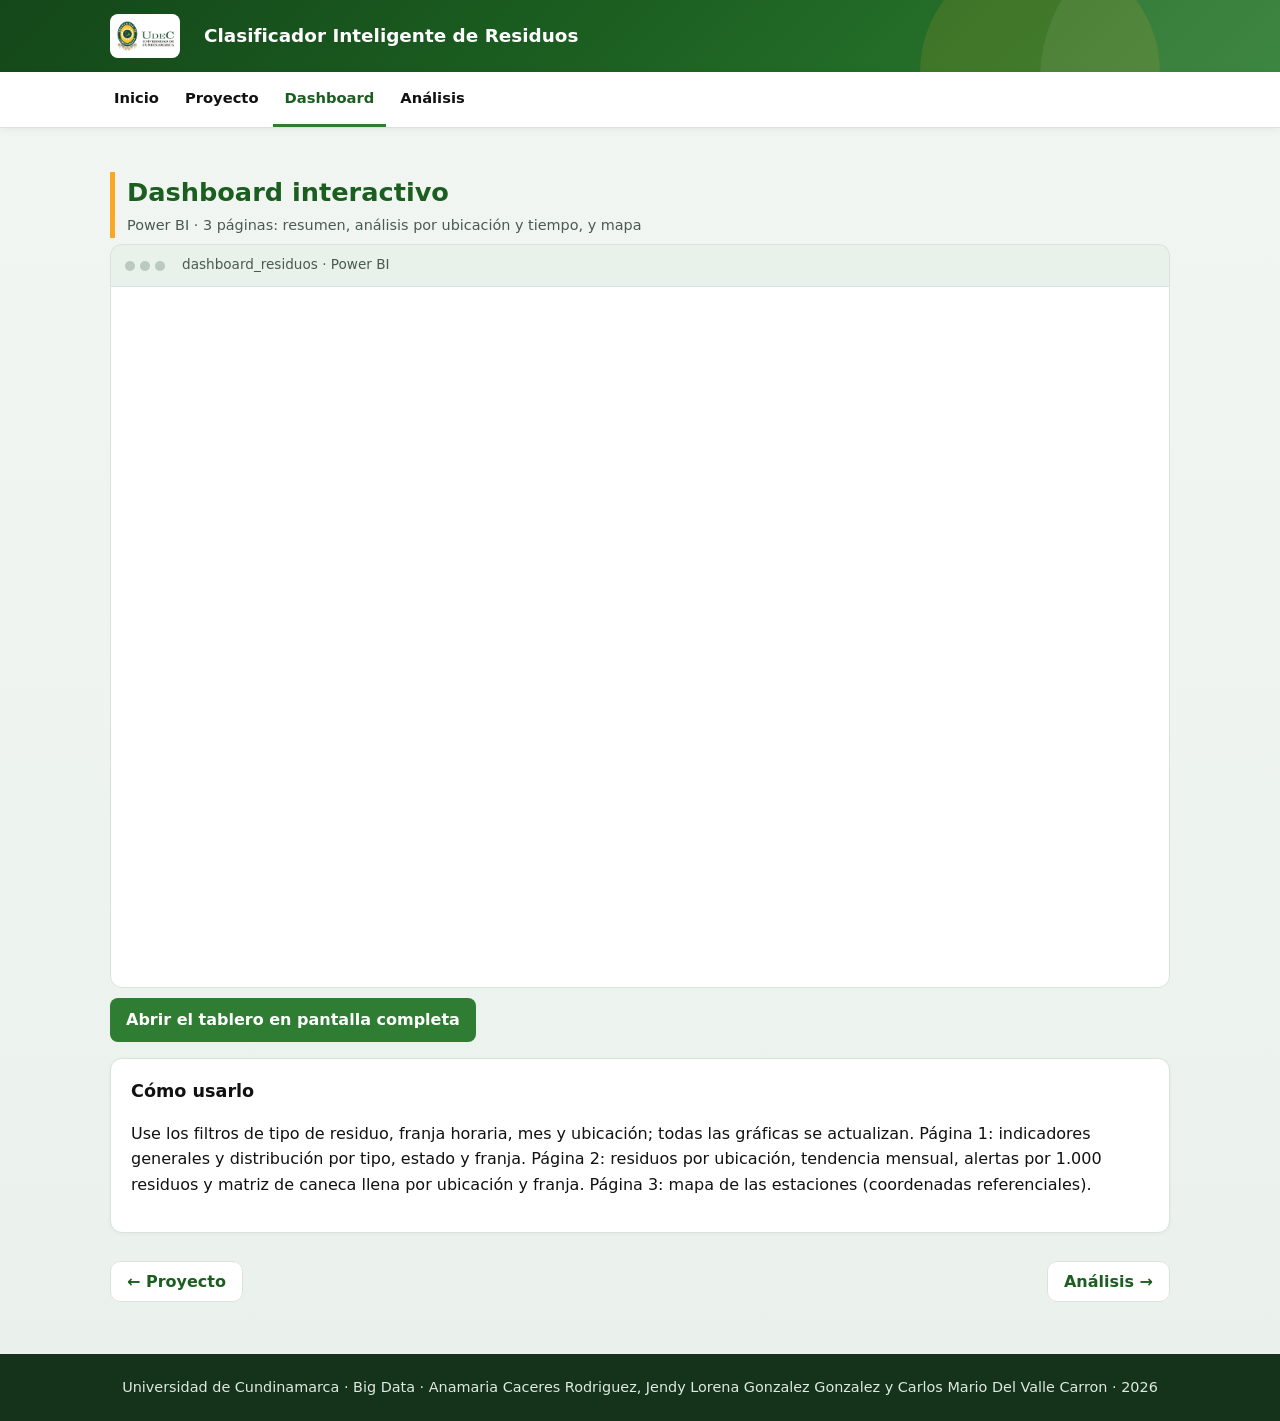
<file: dashboard.html>
<!doctype html>
<html lang="es">
<head>
<meta charset="utf-8">
<meta name="viewport" content="width=device-width, initial-scale=1">
<title>Dashboard | Clasificador Inteligente de Residuos</title>
<link rel="stylesheet" href="style.css">
</head>
<body>
<header class="top mini"><div class="hero"><img src="logo_udec.png" alt="Universidad de Cundinamarca"><div><h1>Clasificador Inteligente de Residuos</h1></div></div></header>
<nav class="menu" aria-label="Menú principal"><ul><li><a href="index.html">Inicio</a></li><li><a href="proyecto.html">Proyecto</a></li><li><a href="dashboard.html" class="act">Dashboard</a></li><li><a href="analisis.html">Análisis</a></li></ul></nav>
<main>
<section id="dashboard">
  <h2>Dashboard interactivo<small>Power BI · 3 páginas: resumen, análisis por ubicación y tiempo, y mapa</small></h2>
  <div class="visorbar"><span><i></i><i></i><i></i></span><em>dashboard_residuos · Power BI</em></div>
  <div class="visor">
    <iframe title="dashboard_residuos" src="https://app.powerbi.com/view?r=eyJrIjoiZDJkZGE4YzYtN2IxNi00ZmIyLTllZWMtNzg3MjljYTFmYTkxIiwidCI6IjA3ZGE2N2EwLTFmNDMtNGU4Yy05NzdmLTVmODhiNjQ3MGVlNiIsImMiOjR9" allowfullscreen="true" loading="lazy"></iframe>
  </div>
  <p style="margin-top:10px"><a class="btn" href="https://app.powerbi.com/view?r=eyJrIjoiZDJkZGE4YzYtN2IxNi00ZmIyLTllZWMtNzg3MjljYTFmYTkxIiwidCI6IjA3ZGE2N2EwLTFmNDMtNGU4Yy05NzdmLTVmODhiNjQ3MGVlNiIsImMiOjR9" target="_blank" rel="noopener">Abrir el tablero en pantalla completa</a></p>
  <div class="card" style="margin-top:8px">
    <h3>Cómo usarlo</h3>
    <p>Use los filtros de tipo de residuo, franja horaria, mes y ubicación; todas las gráficas se actualizan. Página 1: indicadores generales y distribución por tipo, estado y franja. Página 2: residuos por ubicación, tendencia mensual, alertas por 1.000 residuos y matriz de caneca llena por ubicación y franja. Página 3: mapa de las estaciones (coordenadas referenciales).</p>
  </div>
</section>
<div class="pager"><span><a href="proyecto.html">← Proyecto</a></span><span><a href="analisis.html">Análisis →</a></span></div>
</main>
<footer>Universidad de Cundinamarca · Big Data · Anamaria Caceres Rodriguez, Jendy Lorena Gonzalez Gonzalez y Carlos Mario Del Valle Carron · 2026</footer>
</body>
</html>
</file>
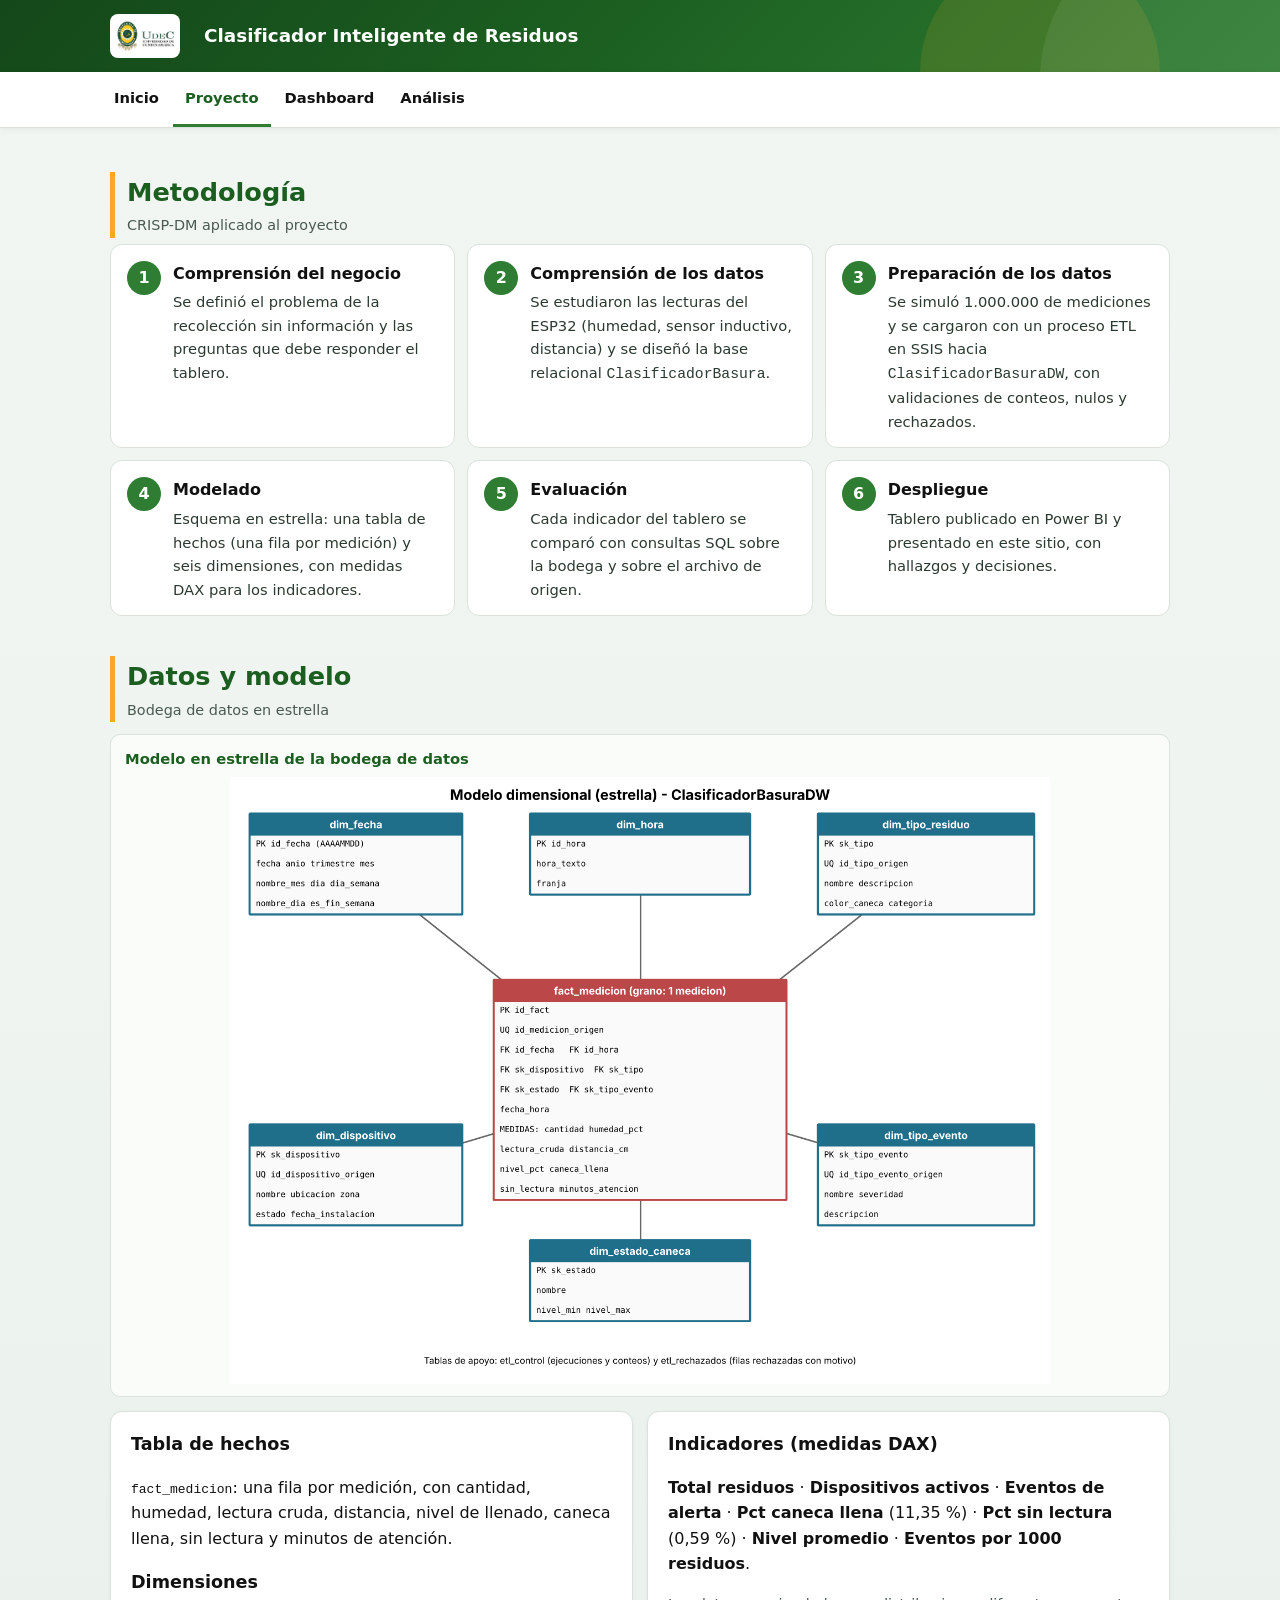
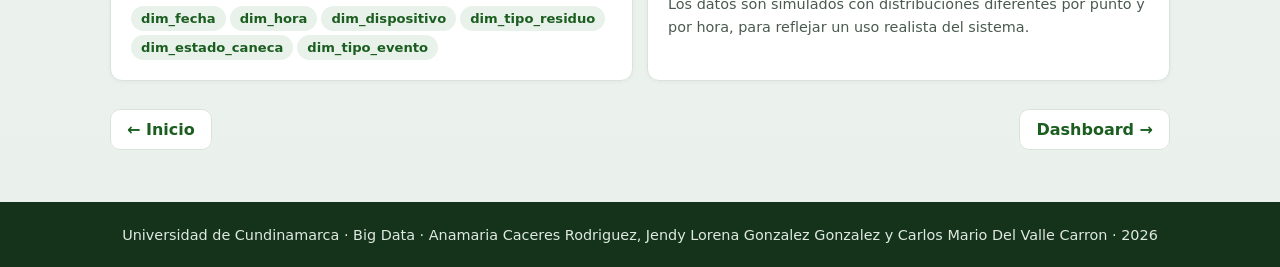
<file: proyecto.html>
<!doctype html>
<html lang="es">
<head>
<meta charset="utf-8">
<meta name="viewport" content="width=device-width, initial-scale=1">
<title>Proyecto | Clasificador Inteligente de Residuos</title>
<link rel="stylesheet" href="style.css">
</head>
<body>
<header class="top mini"><div class="hero"><img src="logo_udec.png" alt="Universidad de Cundinamarca"><div><h1>Clasificador Inteligente de Residuos</h1></div></div></header>
<nav class="menu" aria-label="Menú principal"><ul><li><a href="index.html">Inicio</a></li><li><a href="proyecto.html" class="act">Proyecto</a></li><li><a href="dashboard.html">Dashboard</a></li><li><a href="analisis.html">Análisis</a></li></ul></nav>
<main>
<section id="metodologia">
  <h2>Metodología<small>CRISP-DM aplicado al proyecto</small></h2>
  <div class="timeline">
<div class="step"><span>1</span><h3>Comprensión del negocio</h3><p>Se definió el problema de la recolección sin información y las preguntas que debe responder el tablero.</p></div>
<div class="step"><span>2</span><h3>Comprensión de los datos</h3><p>Se estudiaron las lecturas del ESP32 (humedad, sensor inductivo, distancia) y se diseñó la base relacional <code>ClasificadorBasura</code>.</p></div>
<div class="step"><span>3</span><h3>Preparación de los datos</h3><p>Se simuló 1.000.000 de mediciones y se cargaron con un proceso ETL en SSIS hacia <code>ClasificadorBasuraDW</code>, con validaciones de conteos, nulos y rechazados.</p></div>
<div class="step"><span>4</span><h3>Modelado</h3><p>Esquema en estrella: una tabla de hechos (una fila por medición) y seis dimensiones, con medidas DAX para los indicadores.</p></div>
<div class="step"><span>5</span><h3>Evaluación</h3><p>Cada indicador del tablero se comparó con consultas SQL sobre la bodega y sobre el archivo de origen.</p></div>
<div class="step"><span>6</span><h3>Despliegue</h3><p>Tablero publicado en Power BI y presentado en este sitio, con hallazgos y decisiones.</p></div>
</div>
</section><section id="datos">
  <h2>Datos y modelo<small>Bodega de datos en estrella</small></h2>
  <figure class="chart" style="margin-bottom:14px"><figcaption>Modelo en estrella de la bodega de datos</figcaption><img src="modelo_estrella.png" alt="Modelo en estrella" style="width:100%;max-width:820px;display:block;margin:0 auto"></figure>
  <div class="grid g2">
    <div class="card">
      <h3>Tabla de hechos</h3>
      <p><code>fact_medicion</code>: una fila por medición, con cantidad, humedad, lectura cruda, distancia, nivel de llenado, caneca llena, sin lectura y minutos de atención.</p>
      <h3 style="margin-top:12px">Dimensiones</h3>
      <span class="pill">dim_fecha</span><span class="pill">dim_hora</span><span class="pill">dim_dispositivo</span><span class="pill">dim_tipo_residuo</span><span class="pill">dim_estado_caneca</span><span class="pill">dim_tipo_evento</span>
    </div>
    <div class="card">
      <h3>Indicadores (medidas DAX)</h3>
      <p><b>Total residuos</b> · <b>Dispositivos activos</b> · <b>Eventos de alerta</b> · <b>Pct caneca llena</b> (11,35 %) · <b>Pct sin lectura</b> (0,59 %) · <b>Nivel promedio</b> · <b>Eventos por 1000 residuos</b>.</p>
      <p style="color:var(--suave);font-size:.9rem">Los datos son simulados con distribuciones diferentes por punto y por hora, para reflejar un uso realista del sistema.</p>
    </div>
  </div>
</section>
<div class="pager"><span><a href="index.html">← Inicio</a></span><span><a href="dashboard.html">Dashboard →</a></span></div>
</main>
<footer>Universidad de Cundinamarca · Big Data · Anamaria Caceres Rodriguez, Jendy Lorena Gonzalez Gonzalez y Carlos Mario Del Valle Carron · 2026</footer>
</body>
</html>
</file>
<file: style.css>
:root{
  --verde:#1B5E20; --verde2:#2E7D32; --azul:#1E88E5; --amar:#F9A825; --rojo:#E53935;
  --fondo:#F2F6F3; --tarjeta:#FFFFFF; --texto:#111111; --suave:#4a5a50; --linea:#D9E3DB;
}
*{box-sizing:border-box}
html{scroll-behavior:smooth;scroll-padding-top:72px}
body{margin:0;font-family:"Segoe UI",system-ui,-apple-system,Roboto,Arial,sans-serif;color:var(--texto);background:var(--fondo);line-height:1.6}
a{color:var(--verde2)}
header.top{background:var(--verde);color:#fff;padding:0}
.hero{max-width:1100px;margin:0 auto;padding:28px 20px 34px;display:flex;gap:24px;align-items:center;flex-wrap:wrap}
.hero img{height:64px;background:#fff;border-radius:8px;padding:6px}
.hero h1{margin:0;font-size:clamp(1.5rem,4vw,2.4rem);line-height:1.2}
.hero p{margin:6px 0 0;opacity:.92}
nav.menu{position:sticky;top:0;z-index:20;background:#fff;border-bottom:1px solid var(--linea);box-shadow:0 2px 8px rgba(0,0,0,.05)}
nav.menu ul{list-style:none;margin:0 auto;padding:0 12px;max-width:1100px;display:flex;gap:2px;overflow-x:auto;white-space:nowrap}
nav.menu a{display:block;padding:14px 12px;text-decoration:none;color:var(--texto);font-size:.92rem;font-weight:600;border-bottom:3px solid transparent}
nav.menu a:hover,nav.menu a.act{color:var(--verde);border-bottom-color:var(--verde2)}
main{max-width:1100px;margin:0 auto;padding:10px 20px 50px}
section{padding:34px 0 6px}
h2{font-size:1.6rem;margin:0 0 6px;color:var(--verde)}
h2 small{display:block;font-size:.9rem;font-weight:500;color:var(--suave);margin-top:2px}
h3{margin:0 0 8px;font-size:1.1rem}
.card{background:var(--tarjeta);border:1px solid var(--linea);border-radius:12px;padding:18px 20px;box-shadow:0 1px 4px rgba(0,0,0,.04)}
.grid{display:grid;gap:14px}
.g2{grid-template-columns:repeat(auto-fit,minmax(300px,1fr))}
.g3{grid-template-columns:repeat(auto-fit,minmax(230px,1fr))}
.kpi{border-left:6px solid var(--verde2)}
.kpi b{display:block;font-size:1.8rem;line-height:1.1}
.kpi span{color:var(--suave);font-size:.9rem}
table{width:100%;border-collapse:collapse;font-size:.93rem;background:#fff}
th,td{border:1px solid var(--linea);padding:8px 10px;text-align:left;vertical-align:top}
th{background:#E8F1EA}
.tablewrap{overflow-x:auto}
.visor{position:relative;width:100%;aspect-ratio:16/9;min-height:360px;background:#fff;border:1px solid var(--linea);border-radius:12px;overflow:hidden}
.visor iframe{position:absolute;inset:0;width:100%;height:100%;border:0}
.hallazgo{border-top:5px solid var(--azul)}
.hallazgo:nth-child(2){border-top-color:var(--verde2)}
.hallazgo:nth-child(3){border-top-color:var(--amar)}
.hallazgo:nth-child(4){border-top-color:var(--rojo)}
.hallazgo:nth-child(5){border-top-color:#6D4C41}
.num{display:inline-block;background:var(--verde);color:#fff;border-radius:50%;width:30px;height:30px;text-align:center;line-height:30px;font-weight:700;margin-right:8px}
dl{margin:10px 0 0;display:grid;grid-template-columns:130px 1fr;gap:6px 12px;font-size:.93rem}
dt{font-weight:700;color:var(--verde)}
dd{margin:0}
.pill{display:inline-block;background:#E8F1EA;color:var(--verde);border-radius:99px;padding:2px 10px;font-size:.82rem;font-weight:600;margin:2px 4px 2px 0}
.decision{border-left:6px solid var(--verde2)}
.fill{background:#FFF59D;padding:0 4px;border-radius:3px}
.btn{display:inline-block;background:var(--verde2);color:#fff;text-decoration:none;padding:9px 16px;border-radius:8px;font-weight:600}
footer{background:#14331a;color:#dfe9e1;text-align:center;padding:22px 16px;font-size:.9rem}
@media(max-width:640px){dl{grid-template-columns:1fr}dt{margin-top:6px}.visor{aspect-ratio:4/5}}

header.top.mini .hero{padding:14px 20px}
header.top.mini .hero img{height:44px}
header.top.mini .hero h1{font-size:1.15rem}
header.top.mini .hero p{display:none}
.visor{aspect-ratio:auto;height:78vh;min-height:520px}
.pager{display:flex;justify-content:space-between;gap:10px;margin:30px 0 10px;flex-wrap:wrap}
.pager a{background:#fff;border:1px solid var(--linea);border-radius:10px;padding:10px 16px;text-decoration:none;font-weight:600;color:var(--verde)}
.pager a:hover{background:#E8F1EA}
@media(max-width:640px){.visor{height:70vh;min-height:420px}}

header.top{background:linear-gradient(135deg,#14471a 0%,#1B5E20 45%,#2E7D32 100%);position:relative;overflow:hidden}
header.top::after{content:"";position:absolute;right:-80px;top:-80px;width:320px;height:320px;border-radius:50%;background:rgba(255,255,255,.07)}
header.top::before{content:"";position:absolute;right:120px;bottom:-120px;width:240px;height:240px;border-radius:50%;background:rgba(249,168,37,.12)}
.hero{position:relative;z-index:1}
.badges{display:flex;flex-wrap:wrap;gap:8px;margin-top:12px}
.badges span{background:rgba(255,255,255,.16);border:1px solid rgba(255,255,255,.28);padding:3px 12px;border-radius:99px;font-size:.82rem}
body{background:linear-gradient(#F2F6F3,#EAF1EC)}
.card{transition:box-shadow .2s,transform .2s}
.card:hover{box-shadow:0 6px 18px rgba(20,71,26,.10)}
h2{display:flex;flex-direction:column;border-left:5px solid var(--amar);padding-left:12px}
.chart{margin:12px 0 6px;padding:12px 14px;background:#FAFCFA;border:1px solid var(--linea);border-radius:10px}
.chart figcaption{font-weight:700;font-size:.92rem;margin-bottom:6px;color:var(--verde)}
.chart .src{margin:4px 0 0;font-size:.78rem;color:var(--suave)}
.strip{display:grid;grid-template-columns:repeat(auto-fit,minmax(170px,1fr));gap:10px;margin:14px 0 18px}
.strip a{display:block;text-decoration:none;color:var(--texto);background:#fff;border:1px solid var(--linea);border-top:4px solid var(--verde2);border-radius:10px;padding:10px 12px;transition:transform .15s,box-shadow .15s}
.strip a:nth-child(2){border-top-color:var(--azul)}.strip a:nth-child(3){border-top-color:var(--amar)}.strip a:nth-child(4){border-top-color:var(--rojo)}.strip a:nth-child(5){border-top-color:#6D4C41}
.strip a:hover{transform:translateY(-2px);box-shadow:0 6px 14px rgba(0,0,0,.08)}
.strip b{display:block;font-size:1.5rem;line-height:1.15}
.strip span{font-size:.82rem;color:var(--suave)}
.timeline{display:grid;gap:12px;grid-template-columns:repeat(auto-fit,minmax(280px,1fr))}
.step{position:relative;background:#fff;border:1px solid var(--linea);border-radius:12px;padding:16px 18px 14px 62px}
.step span{position:absolute;left:16px;top:16px;width:34px;height:34px;border-radius:50%;background:var(--verde2);color:#fff;font-weight:700;text-align:center;line-height:34px}
.step h3{margin:0 0 4px;font-size:1rem}
.step p{margin:0;font-size:.92rem;color:#2b3a30}
.visorbar{display:flex;align-items:center;gap:12px;background:#E8F1EA;border:1px solid var(--linea);border-bottom:0;border-radius:12px 12px 0 0;padding:8px 14px;margin-top:4px}
.visorbar i{display:inline-block;width:10px;height:10px;border-radius:50%;background:#bcc9bf;margin-right:5px}
.visorbar em{font-style:normal;font-size:.85rem;color:var(--suave)}
.visorbar + .visor{border-radius:0 0 12px 12px}
.num{scroll-margin-top:90px}
</file>
